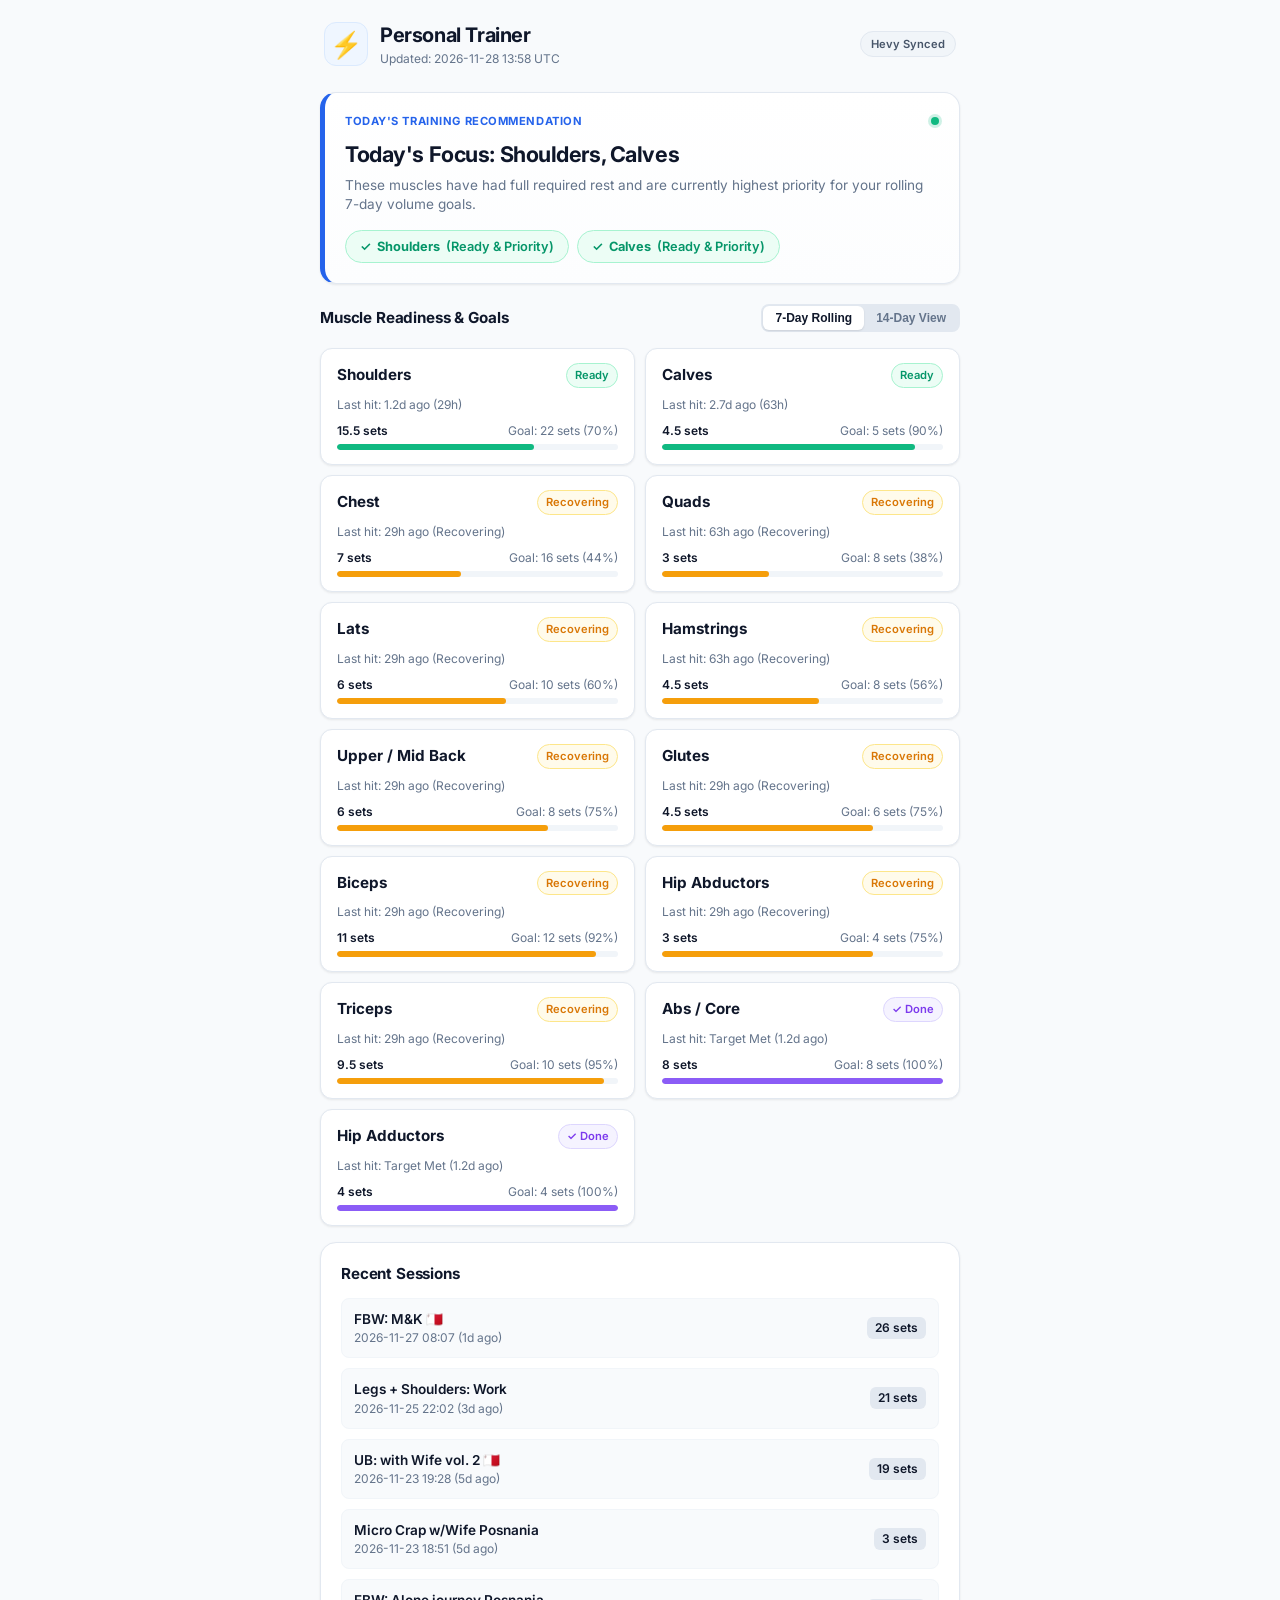
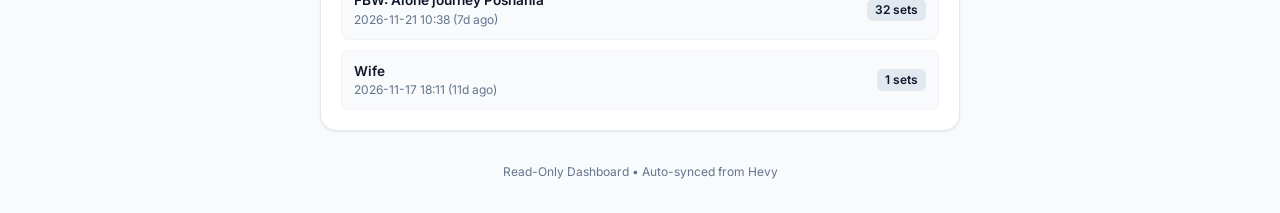
<file: index.html>
<!DOCTYPE html>
<html lang="en">
<head>
  <meta charset="UTF-8">
  <meta name="viewport" content="width=device-width, initial-scale=1.0, maximum-scale=1.0, user-scalable=no">
  <meta name="theme-color" content="#ffffff">
  <meta name="apple-mobile-web-app-capable" content="yes">
  <meta name="apple-mobile-web-app-status-bar-style" content="default">
  <title>Personal Trainer — Smart Workout Guidance</title>
  <link rel="stylesheet" href="style.css?v=2">
  <link rel="preconnect" href="https://fonts.googleapis.com">
  <link rel="preconnect" href="https://fonts.gstatic.com" crossorigin>
  <link href="https://fonts.googleapis.com/css2?family=Inter:wght@400;500;600;700&display=swap" rel="stylesheet">
</head>
<body>
  <div class="app-container">
    
    <!-- Top Header -->
    <header class="header">
      <div class="brand">
        <span class="brand-icon">⚡</span>
        <div>
          <h1 class="brand-title">Personal Trainer</h1>
          <p class="brand-subtitle" id="last-updated">Updating...</p>
        </div>
      </div>
      <span class="badge-sync">Hevy Synced</span>
    </header>

    <!-- Hero Card: Today's Focus -->
    <section class="card hero-card">
      <div class="hero-header">
        <span class="hero-eyebrow">TODAY'S TRAINING RECOMMENDATION</span>
        <span class="status-indicator-live"></span>
      </div>
      <h2 class="hero-headline" id="hero-headline">Loading recommendations...</h2>
      <p class="hero-summary" id="hero-summary">Analyzing your recent Hevy logs and muscle recovery windows...</p>
      
      <div class="recommended-tags" id="recommended-tags">
        <!-- Rendered dynamically via app.js -->
      </div>
    </section>

    <!-- Controls: 7-Day vs 14-Day View -->
    <section class="controls-section">
      <h3 class="section-title">Muscle Readiness & Goals</h3>
      <div class="toggle-group">
        <button class="toggle-btn active" id="btn-7d">7-Day Rolling</button>
        <button class="toggle-btn" id="btn-14d">14-Day View</button>
      </div>
    </section>

    <!-- Muscle Grid -->
    <section class="muscle-grid" id="muscle-grid">
      <!-- Rendered dynamically via app.js -->
    </section>

    <!-- Recent Workouts -->
    <section class="card workouts-card">
      <h3 class="section-title" style="margin-bottom: 12px;">Recent Sessions</h3>
      <div class="workout-list" id="workout-list">
        <!-- Rendered dynamically via app.js -->
      </div>
    </section>

    <!-- Footer -->
    <footer class="footer">
      <p>Read-Only Dashboard • Auto-synced from Hevy</p>
    </footer>

  </div>

  <script src="app.js?v=2"></script>
</body>
</html>
</file>
<file: style.css>
/* Clean, modern Light Theme (Apple Health / Linear inspired) */
:root {
  --bg-app: #f8fafc;
  --bg-card: #ffffff;
  --text-main: #0f172a;
  --text-muted: #64748b;
  --border-light: #e2e8f0;
  --border-subtle: #f1f5f9;
  
  --primary: #2563eb;
  --primary-light: #eff6ff;

  --ready-bg: #ecfdf5;
  --ready-text: #059669;
  --ready-border: #a7f3d0;

  --recovering-bg: #fffbeb;
  --recovering-text: #d97706;
  --recovering-border: #fde68a;

  --resting-bg: #fef2f2;
  --resting-text: #dc2626;
  --resting-border: #fecaca;

  --done-bg: #f5f3ff;
  --done-text: #7c3aed;
  --done-border: #ddd6fe;

  --radius-card: 16px;
  --radius-sm: 8px;
  --shadow-sm: 0 1px 3px rgba(0, 0, 0, 0.05), 0 1px 2px rgba(0, 0, 0, 0.03);
  --shadow-md: 0 4px 6px -1px rgba(0, 0, 0, 0.06), 0 2px 4px -1px rgba(0, 0, 0, 0.03);
}

* {
  box-sizing: border-box;
  margin: 0;
  padding: 0;
  -webkit-tap-highlight-color: transparent;
}

body {
  font-family: 'Inter', -apple-system, BlinkMacSystemFont, "Segoe UI", Roboto, sans-serif;
  background-color: var(--bg-app);
  color: var(--text-main);
  line-height: 1.5;
  padding: 16px 12px;
}

.app-container {
  max-width: 640px;
  margin: 0 auto;
  display: flex;
  flex-direction: column;
  gap: 16px;
}

/* Header */
.header {
  display: flex;
  justify-content: space-between;
  align-items: center;
  padding: 4px 4px 8px 4px;
}

.brand {
  display: flex;
  align-items: center;
  gap: 12px;
}

.brand-icon {
  font-size: 26px;
  background: var(--primary-light);
  width: 44px;
  height: 44px;
  display: flex;
  align-items: center;
  justify-content: center;
  border-radius: 12px;
  border: 1px solid #dbeafe;
}

.brand-title {
  font-size: 1.25rem;
  font-weight: 700;
  letter-spacing: -0.02em;
}

.brand-subtitle {
  font-size: 0.75rem;
  color: var(--text-muted);
}

.badge-sync {
  font-size: 0.7rem;
  font-weight: 600;
  background: #f1f5f9;
  color: #475569;
  padding: 4px 10px;
  border-radius: 9999px;
  border: 1px solid var(--border-light);
}

/* Cards */
.card {
  background: var(--bg-card);
  border-radius: var(--radius-card);
  border: 1px solid var(--border-light);
  box-shadow: var(--shadow-sm);
  padding: 20px;
}

/* Hero Card */
.hero-card {
  border-left: 5px solid var(--primary);
  background: linear-gradient(180deg, #ffffff 0%, #fcfdfe 100%);
}

.hero-header {
  display: flex;
  justify-content: space-between;
  align-items: center;
  margin-bottom: 8px;
}

.hero-eyebrow {
  font-size: 0.7rem;
  font-weight: 700;
  letter-spacing: 0.05em;
  color: var(--primary);
}

.status-indicator-live {
  width: 8px;
  height: 8px;
  border-radius: 50%;
  background-color: #10b981;
  box-shadow: 0 0 0 3px rgba(16, 185, 129, 0.2);
}

.hero-headline {
  font-size: 1.35rem;
  font-weight: 700;
  letter-spacing: -0.02em;
  color: var(--text-main);
  margin-bottom: 6px;
}

.hero-summary {
  font-size: 0.85rem;
  color: var(--text-muted);
  margin-bottom: 16px;
  line-height: 1.4;
}

.recommended-tags {
  display: flex;
  flex-wrap: wrap;
  gap: 8px;
}

.tag-focus {
  background: var(--ready-bg);
  color: var(--ready-text);
  border: 1px solid var(--ready-border);
  font-size: 0.8rem;
  font-weight: 600;
  padding: 6px 14px;
  border-radius: 9999px;
  display: flex;
  align-items: center;
  gap: 6px;
}

/* Controls */
.controls-section {
  display: flex;
  justify-content: space-between;
  align-items: center;
  margin-top: 4px;
}

.section-title {
  font-size: 0.95rem;
  font-weight: 700;
  color: var(--text-main);
  letter-spacing: -0.01em;
}

.toggle-group {
  display: flex;
  background: #e2e8f0;
  border-radius: 8px;
  padding: 2px;
}

.toggle-btn {
  background: transparent;
  border: none;
  font-size: 0.75rem;
  font-weight: 600;
  color: var(--text-muted);
  padding: 5px 12px;
  border-radius: 6px;
  cursor: pointer;
  transition: all 0.15s ease;
}

.toggle-btn.active {
  background: #ffffff;
  color: var(--text-main);
  box-shadow: 0 1px 2px rgba(0,0,0,0.1);
}

/* Muscle Grid */
.muscle-grid {
  display: grid;
  grid-template-columns: 1fr;
  gap: 10px;
}

@media (min-width: 480px) {
  .muscle-grid {
    grid-template-columns: 1fr 1fr;
  }
}

.muscle-card {
  background: var(--bg-card);
  border: 1px solid var(--border-light);
  border-radius: 12px;
  padding: 14px 16px;
  box-shadow: var(--shadow-sm);
  display: flex;
  flex-direction: column;
  gap: 8px;
}

.muscle-card-top {
  display: flex;
  justify-content: space-between;
  align-items: center;
}

.muscle-name {
  font-size: 0.95rem;
  font-weight: 700;
}

.badge-status {
  font-size: 0.7rem;
  font-weight: 600;
  padding: 3px 8px;
  border-radius: 9999px;
  text-transform: capitalize;
}

.badge-status.ready {
  background: var(--ready-bg);
  color: var(--ready-text);
  border: 1px solid var(--ready-border);
}

.badge-status.recovering {
  background: var(--recovering-bg);
  color: var(--recovering-text);
  border: 1px solid var(--recovering-border);
}

.badge-status.resting {
  background: var(--resting-bg);
  color: var(--resting-text);
  border: 1px solid var(--resting-border);
}

.badge-status.done {
  background: var(--done-bg);
  color: var(--done-text);
  border: 1px solid var(--done-border);
}

.muscle-rest-info {
  font-size: 0.75rem;
  color: var(--text-muted);
}

.progress-container {
  display: flex;
  flex-direction: column;
  gap: 4px;
}

.progress-label-row {
  display: flex;
  justify-content: space-between;
  font-size: 0.75rem;
}

.sets-done {
  font-weight: 600;
  color: var(--text-main);
}

.sets-target {
  color: var(--text-muted);
}

.progress-bar-bg {
  height: 6px;
  background: #f1f5f9;
  border-radius: 9999px;
  overflow: hidden;
}

.progress-bar-fill {
  height: 100%;
  border-radius: 9999px;
  background: var(--primary);
  transition: width 0.3s ease;
}

/* Recent Workouts List */
.workout-list {
  display: flex;
  flex-direction: column;
  gap: 10px;
}

.workout-item {
  padding: 10px 12px;
  background: #f8fafc;
  border-radius: 8px;
  border: 1px solid var(--border-subtle);
  display: flex;
  justify-content: space-between;
  align-items: center;
}

.workout-item-title {
  font-size: 0.85rem;
  font-weight: 600;
  color: var(--text-main);
}

.workout-item-date {
  font-size: 0.75rem;
  color: var(--text-muted);
}

.workout-item-sets {
  font-size: 0.75rem;
  font-weight: 600;
  background: #e2e8f0;
  padding: 2px 8px;
  border-radius: 6px;
}

/* Footer */
.footer {
  text-align: center;
  font-size: 0.75rem;
  color: var(--text-muted);
  padding: 16px 0;
}
</file>
